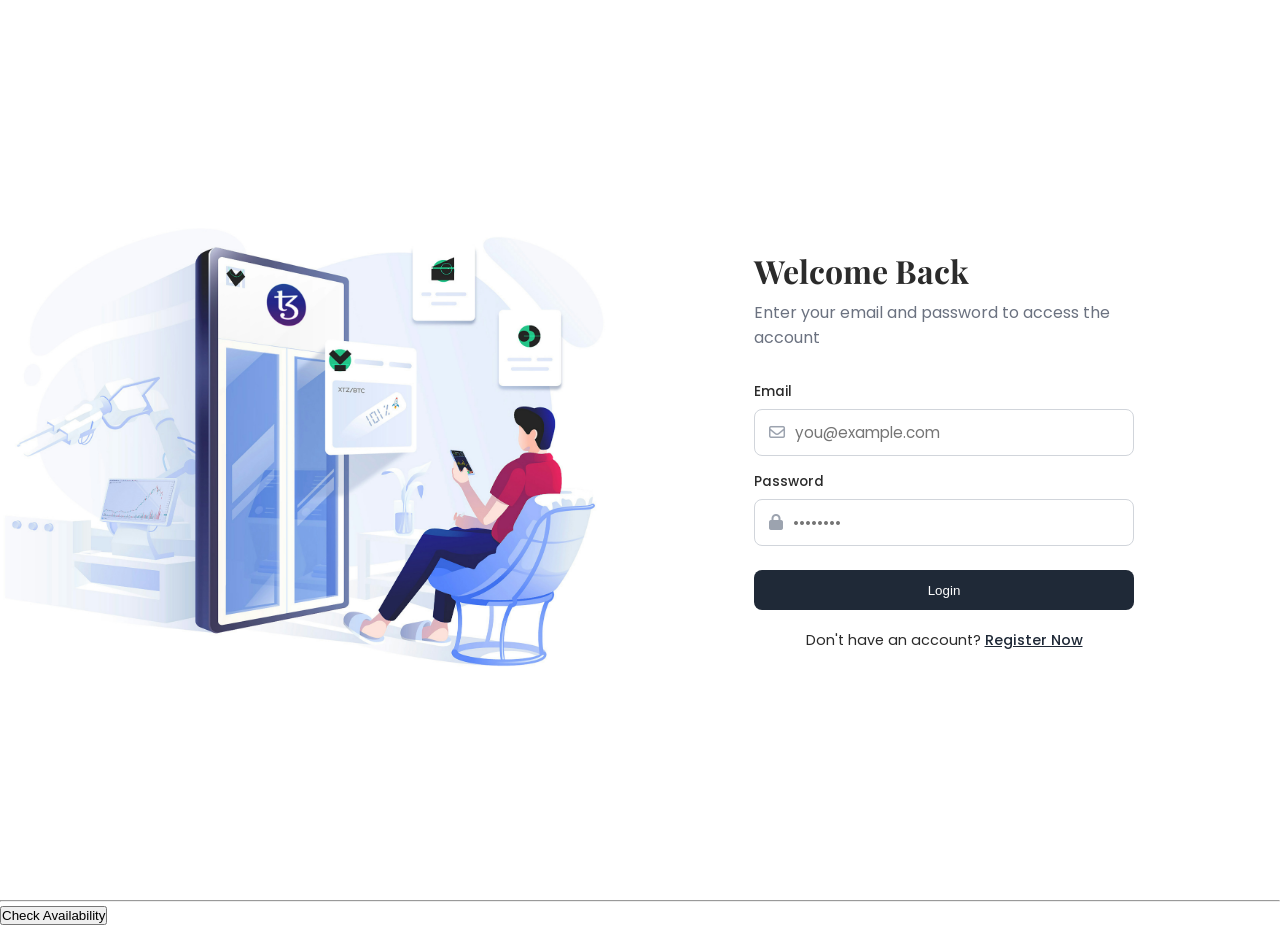
<file: ParkingSystem-frontend/index.html>
<!DOCTYPE html>
<html>
<head>
  <title>Parking System - Login</title>
  <link rel="stylesheet" href="https://cdnjs.cloudflare.com/ajax/libs/font-awesome/6.5.1/css/all.min.css">
  <link href="https://fonts.googleapis.com/css2?family=Playfair+Display:wght@600;700&family=Poppins:wght@400;500&display=swap" rel="stylesheet">
  <link rel="stylesheet" href="base.css">
  <link rel="stylesheet" href="auth.css">
</head>
<body>
  <div class="auth-page">
    <div class="auth-image">
      <img src="parking-illustration.jpg" alt="Parking" />
    </div>
    <div class="auth-form-side">
      <div class="auth-card">
        <h1>Welcome Back</h1>
        <p class="subtext">Enter your email and password to access the account</p>

        <form id="loginForm">
          <label for="email">Email</label>
          <div class="input-wrap">
            <i class="fa-regular fa-envelope"></i>
            <input type="email" id="email" placeholder="you@example.com" required />
          </div>

          <label for="password">Password</label>
          <div class="input-wrap">
            <i class="fa-solid fa-lock"></i>
            <input type="password" id="password" placeholder="••••••••" required />
          </div>

          <button type="submit">Login</button>
        </form>

        <p id="loginMessage"></p>
        <p class="switch-link">Don't have an account? <a href="register.html">Register Now</a></p>
      </div>
    </div>
  </div>

  <hr />
  <button id="checkAvailability">Check Availability</button>
  <p id="availabilityResult"></p>

  <script src="js/shared.js"></script>
    <script src="js/auth.js"></script>
</body>
</html>
</file>
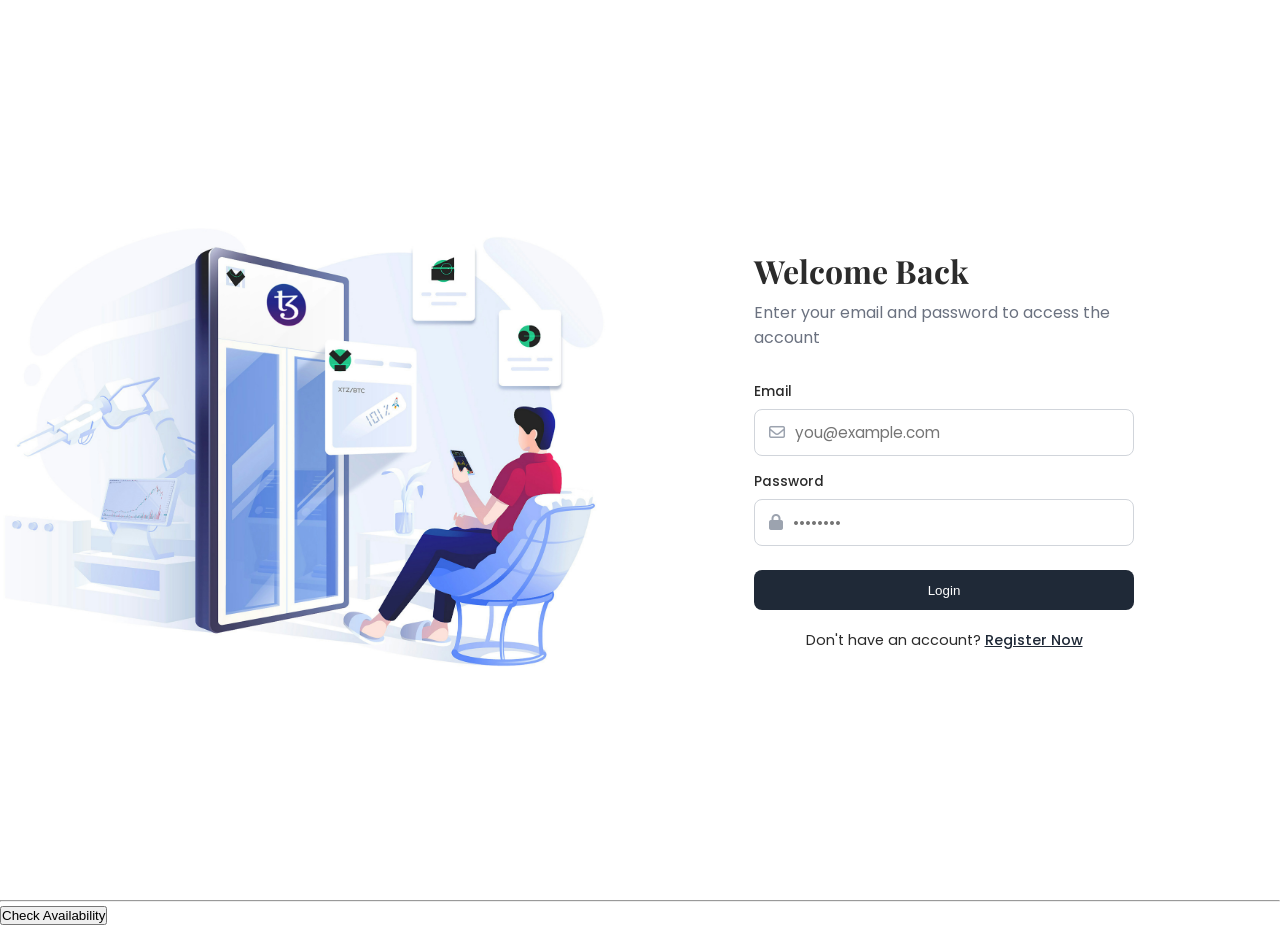
<file: ParkingSystem-frontend/dashboard.html>
<!DOCTYPE html>
<html>
<head>
  <title>Parking System - Dashboard</title>
  <script>
    if (!sessionStorage.getItem("token")) {
      window.location.href = "index.html";
    }
  </script>
  <link rel="stylesheet" href="https://cdnjs.cloudflare.com/ajax/libs/font-awesome/6.5.1/css/all.min.css">
  <link href="https://fonts.googleapis.com/css2?family=Playfair+Display:wght@600;700&family=Poppins:wght@400;500;600&display=swap" rel="stylesheet">
  <link rel="stylesheet" href="base.css">
  <link rel="stylesheet" href="dashboard.css">
</head>

<body>
  <div class="app-shell">
    <aside class="sidebar">
      <div class="sidebar-brand">
        <i class="fa-solid fa-square-parking"></i>
        <div>
          <div class="brand-name">ParkEase</div>
          <div class="brand-sub">Admin Portal</div>
        </div>
      </div>

      <nav class="sidebar-nav">
        <a href="dashboard.html" class="nav-item active"><i class="fa-solid fa-gauge"></i> Dashboard</a>
        <a href="#" class="nav-item"><i class="fa-solid fa-ticket"></i> Issue Ticket</a>
        <a href="#" class="nav-item"><i class="fa-solid fa-right-from-bracket"></i> Exit & Payment</a>
      </nav>

      <div class="sidebar-footer">
        <div class="profile-box">
          <i class="fa-solid fa-circle-user"></i>
          <div>
            <div class="profile-email" id="profileEmail">—</div>
            <div class="profile-role" id="profileRole">—</div>
          </div>
        </div>
        <button id="logout" class="logout-btn"><i class="fa-solid fa-right-from-bracket"></i> Logout</button>
      </div>
    </aside>

    <main class="content-area">
      <section class="welcome-banner">
        <h1>Keep things moving</h1>
        <p>Welcome back, <span id="welcomeUser">—</span>. Issue tickets, process exits, and track live availability — all in one place.</p>
      </section>

      <section class="availability-overview">
        <div class="section-header">
          <h2>Space Availability</h2>
          <button id="checkAvailability" class="refresh-btn"><i class="fa-solid fa-arrows-rotate"></i> Refresh</button>
        </div>
        <div class="stat-grid" id="statGrid"></div>
      </section>

      <section id="adminControls" class="admin-grid" style="display: none;">
        <div class="panel">
          <h2><i class="fa-solid fa-ticket"></i> Issue Ticket</h2>
          <label>Vehicle Number</label>
          <div class="input-wrap">
            <i class="fa-solid fa-hashtag"></i>
            <input type="text" id="vehicleNumber" placeholder="e.g. ABC-123" />
          </div>
          <label>Vehicle Type</label>
          <select id="vehicleType">
            <option value="Car">Car</option>
            <option value="Bike">Bike</option>
            <option value="Truck">Truck</option>
          </select>
          <button id="issueTicket" class="primary-btn">Issue Ticket</button>
          <div id="issuedTicket" class="panel-result"></div>
        </div>

        <div class="panel">
          <h2><i class="fa-solid fa-right-from-bracket"></i> Exit & Payment</h2>
          <label>Ticket ID</label>
          <div class="input-wrap">
            <i class="fa-solid fa-ticket"></i>
            <input type="number" id="exitTicketId" placeholder="e.g. 7" />
          </div>
          <button id="calculateExit" class="primary-btn">Calculate Exit Fee</button>
          <div id="exitResult" class="panel-result"></div>

          <div id="paymentSection" class="payment-row" style="display: none;">
            <div class="payment-select-wrap">
              <label>Payment Method</label>
              <select id="paymentMethod">
                <option value="Cash">Cash</option>
                <option value="Card">Card</option>
                <option value="JazzCash">JazzCash</option>
              </select>
            </div>
            <button id="confirmPayment" class="primary-btn">Confirm Payment</button>
          </div>
          <div id="paymentResult" class="panel-result"></div>
        </div>
      </section>
    </main>
  </div>

  <div id="printTicket" class="print-only"></div>

  <script src="js/shared.js"></script>
  <script src="js/parking.js"></script>
</body>
</html>
</file>
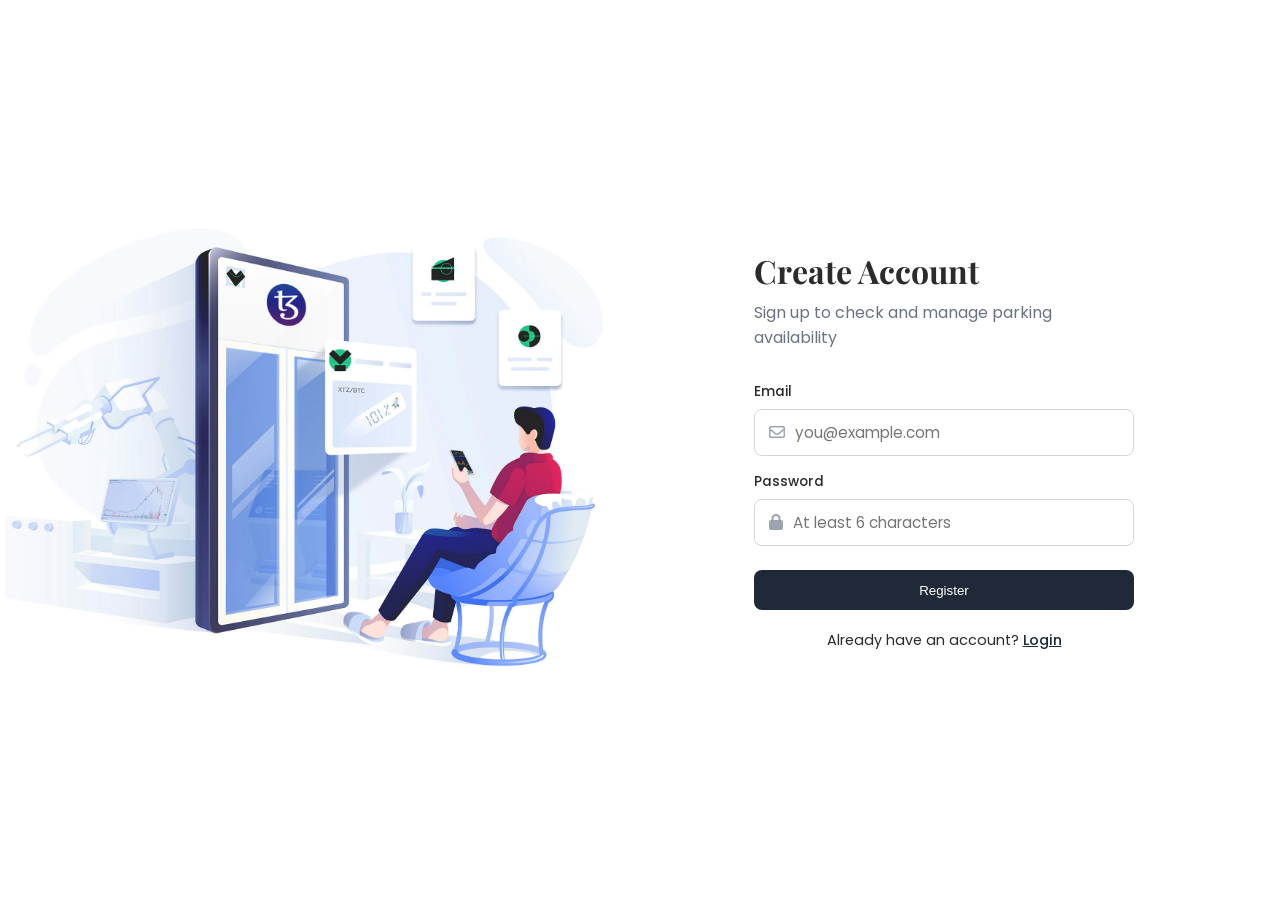
<file: ParkingSystem-frontend/register.html>
<!DOCTYPE html>
<html>
<head>
  <title>Parking System - Register</title>
  <link rel="stylesheet" href="https://cdnjs.cloudflare.com/ajax/libs/font-awesome/6.5.1/css/all.min.css">
  <link href="https://fonts.googleapis.com/css2?family=Playfair+Display:wght@600;700&family=Poppins:wght@400;500&display=swap" rel="stylesheet">
  <link rel="stylesheet" href="base.css">
  <link rel="stylesheet" href="auth.css">
</head>
<body>
  <div class="auth-page">

    <div class="auth-image">
      <img src="parking-illustration.jpg" alt="Parking" />
    </div>

    <div class="auth-form-side">
      <div class="auth-card">
        <h1>Create Account</h1>
        <p class="subtext">Sign up to check and manage parking availability</p>

        <form id="registerForm">
          <label for="email">Email</label>
          <div class="input-wrap">
            <i class="fa-regular fa-envelope"></i>
            <input type="email" id="email" placeholder="you@example.com" required />
          </div>

          <label for="password">Password</label>
          <div class="input-wrap">
            <i class="fa-solid fa-lock"></i>
            <input type="password" id="password" placeholder="At least 6 characters" required minlength="6" />
          </div>

          <button type="submit">Register</button>
        </form>

        <p id="registerMessage"></p>
        <p class="switch-link">Already have an account? <a href="index.html">Login</a></p>
      </div>
    </div>
  </div>

  <script src="js/shared.js"></script>
  <script src="js/auth.js"></script>
</body>
</html>
</file>
<file: ParkingSystem-frontend/base.css>
* { box-sizing: border-box; margin: 0; padding: 0; }

html, body { height: 100%; }

body {
  font-family: 'Poppins', sans-serif;
  color: #2b2b2b;
}

.input-wrap {
  display: flex;
  align-items: center;
  border: 1px solid #d1d5db;
  border-radius: 8px;
  padding: 0.7rem 0.9rem;
}

.input-wrap i {
  color: #9ca3af;
  margin-right: 0.6rem;
}

.input-wrap input {
  border: none;
  outline: none;
  flex: 1;
  font-family: 'Poppins', sans-serif;
  font-size: 0.95rem;
}
</file>
<file: ParkingSystem-frontend/auth.css>
.auth-page {
  display: flex;
  min-height: 100vh;
}

.auth-image {
  flex: 1;
  background: #1f2937;
}

.auth-image img {
  width: 100%;
  height: 100%;
  object-fit: contain;
  background: white;
}

.auth-form-side {
  flex: 1;
  display: flex;
  align-items: center;
  justify-content: center;
  padding: 2rem;
}

.auth-card {
  width: 100%;
  max-width: 380px;
}

.auth-card h1 {
  font-family: 'Playfair Display', serif;
  font-size: 2rem;
  margin-bottom: 0.5rem;
}

.subtext {
  color: #6b7280;
  margin-bottom: 2rem;
}

label {
  display: block;
  font-size: 0.85rem;
  font-weight: 500;
  margin-bottom: 0.4rem;
  margin-top: 1rem;
}

button[type="submit"] {
  width: 100%;
  margin-top: 1.5rem;
  padding: 0.8rem;
  background: #1f2937;
  color: white;
  border: none;
  border-radius: 8px;
  font-weight: 500;
  cursor: pointer;
}

button[type="submit"]:hover {
  background: #111827;
}

.switch-link {
  margin-top: 1.2rem;
  font-size: 0.9rem;
  text-align: center;
}

.switch-link a {
  color: #1f2937;
  font-weight: 500;
}
</file>
<file: ParkingSystem-frontend/dashboard.css>
body { background: #f4f5f7; }

.logout-btn {
  background: rgba(255,255,255,0.1);
  border: 1px solid rgba(255,255,255,0.2);
  color: white;
  padding: 0.5rem 1rem;
  border-radius: 6px;
  font-family: 'Poppins', sans-serif;
  font-size: 0.85rem;
  cursor: pointer;
}
.logout-btn:hover { background: rgba(255,255,255,0.18); }

.section-header {
  display: flex;
  justify-content: space-between;
  align-items: center;
  margin-bottom: 1.2rem;
}

.section-header h1 {
  font-family: 'Playfair Display', serif;
  font-size: 1.5rem;
}

.refresh-btn {
  background: white;
  border: 1px solid #d1d5db;
  padding: 0.5rem 1rem;
  border-radius: 8px;
  font-family: 'Poppins', sans-serif;
  font-size: 0.85rem;
  cursor: pointer;
  color: #374151;
}
.refresh-btn:hover { background: #f9fafb; }

.stat-grid {
  display: grid;
  grid-template-columns: repeat(auto-fit, minmax(180px, 1fr));
  gap: 1rem;
}

.stat-card {
  background: white;
  border-radius: 14px;
  padding: 1.6rem;
  box-shadow: 0 2px 10px rgba(0,0,0,0.05);
  text-align: center;
}

.stat-card i {
  font-size: 1.4rem;
  color: #1f2937;
  margin-bottom: 0.6rem;
}

.stat-numbers { display: flex; justify-content: center; align-items: baseline; gap: 0.2rem; }

.stat-available {
  font-family: 'Playfair Display', serif;
  font-size: 2.2rem;
  font-weight: 700;
  color: #1f2937;
}

.stat-divider { color: #9ca3af; font-size: 1.3rem; }

.stat-total { font-size: 1.3rem; color: #9ca3af; }

.stat-label {
  margin-top: 0.4rem;
  font-size: 0.85rem;
  color: #6b7280;
  text-transform: uppercase;
  letter-spacing: 0.04em;
}

.admin-grid {
  display: grid;
  grid-template-columns: repeat(auto-fit, minmax(300px, 1fr));
  gap: 1.5rem;
}

.panel {
  background: white;
  border-radius: 14px;
  padding: 1.8rem;
  box-shadow: 0 2px 10px rgba(0,0,0,0.05);
}

.panel h2 {
  font-family: 'Playfair Display', serif;
  font-size: 1.15rem;
  margin-bottom: 1.2rem;
}

.panel h2 i { margin-right: 0.4rem; color: #6b7280; }

.panel label {
  display: block;
  font-size: 0.8rem;
  font-weight: 600;
  color: #374151;
  margin-bottom: 0.4rem;
  margin-top: 0.9rem;
}

.panel label:first-of-type { margin-top: 0; }

.panel select {
  width: 100%;
  padding: 0.7rem 0.9rem;
  border: 1px solid #d1d5db;
  border-radius: 8px;
  font-family: 'Poppins', sans-serif;
  font-size: 0.9rem;
  background: white;
}

.panel .primary-btn, .panel .secondary-btn {
  width: 100%;
  margin-top: 1.2rem;
}

.panel .payment-row .primary-btn {
  width: auto;
  margin-top: 0;
}

.primary-btn, .secondary-btn {
  padding: 0.75rem 1.2rem;
  border: none;
  border-radius: 8px;
  font-family: 'Poppins', sans-serif;
  font-weight: 500;
  font-size: 0.9rem;
  cursor: pointer;
}
.primary-btn { background: #1f2937; color: white; }
.primary-btn:hover { background: #111827; }
.secondary-btn { background: #eef2f7; color: #1f2937; }
.secondary-btn:hover { background: #e2e8f0; }

.payment-row {
  display: flex;
  gap: 0.6rem;
  margin-top: 1rem;
  align-items: flex-end;
}

.payment-select-wrap {
  flex: 1;
  min-width: 140px;
}

.payment-select-wrap label {
  display: block;
  font-size: 0.8rem;
  font-weight: 600;
  color: #374151;
  margin-bottom: 0.4rem;
}

.payment-row select {
  width: 100%;
  margin: 0;
}

.payment-row button {
  margin: 0;
  flex-shrink: 0;
}

.panel-result { margin-top: 1rem; font-size: 0.9rem; }
.panel-result p { margin: 0; }

.success-text { color: #16a34a; font-weight: 500; }
.error-text { color: #dc2626; font-weight: 500; }

.print-only { display: none; }
@media print {
  body > *:not(.print-only) { display: none !important; }
  .print-only {
    display: block !important;
    padding: 2rem;
    font-family: 'Poppins', sans-serif;
  }
}

.app-shell {
  display: flex;
  height: 100vh;
}

.sidebar {
  width: 240px;
  flex-shrink: 0;
  background: #1f2937;
  color: white;
  display: flex;
  flex-direction: column;
  padding: 1.5rem 1.2rem;
  overflow-y: auto;
}

.sidebar-brand {
  display: flex;
  align-items: center;
  gap: 0.7rem;
  margin-bottom: 2rem;
}

.sidebar-brand i { font-size: 1.4rem; }

.brand-name {
  font-family: 'Playfair Display', serif;
  font-size: 1.1rem;
}

.brand-sub {
  font-size: 0.75rem;
  color: #9ca3af;
}

.sidebar-nav {
  display: flex;
  flex-direction: column;
  gap: 0.3rem;
  flex: 1;
}

.nav-item {
  display: flex;
  align-items: center;
  gap: 0.7rem;
  padding: 0.7rem 0.8rem;
  border-radius: 8px;
  color: #d1d5db;
  text-decoration: none;
  font-size: 0.9rem;
}

.nav-item:hover { background: rgba(255,255,255,0.06); }
.nav-item.active { background: rgba(255,255,255,0.1); color: white; }

.sidebar-footer {
  border-top: 1px solid rgba(255,255,255,0.1);
  padding-top: 1rem;
  margin-top: 1rem;
}

.profile-box {
  display: flex;
  align-items: center;
  gap: 0.6rem;
  margin-bottom: 0.8rem;
}

.profile-box i { font-size: 1.6rem; color: #9ca3af; }
.profile-email { font-size: 0.85rem; }
.profile-role { font-size: 0.75rem; color: #9ca3af; }

.sidebar-footer .logout-btn {
  width: 100%;
  justify-content: center;
  display: flex;
  align-items: center;
  gap: 0.5rem;
}

.content-area {
  flex: 1;
  overflow-y: auto;
  padding: 2rem 2.5rem;
  display: flex;
  flex-direction: column;
  gap: 2rem;
}

.welcome-banner {
  background: #127536;
  border-radius: 16px;
  padding: 1.8rem 2rem;
}

.welcome-banner h1 {
  font-family: 'Playfair Display', serif;
  font-size: 1.6rem;
  color: white;
}

.welcome-banner p {
  margin-top: 0.4rem;
  color: #d1fae5;
  font-size: 0.95rem;
}

.stat-green { background: #e7f8ee; }
.stat-green i, .stat-green .stat-available, .stat-green .stat-total { color: #16a34a; }

.stat-purple { background: #f1edfb; }
.stat-purple i, .stat-purple .stat-available, .stat-purple .stat-total { color: #7c3aed; }

.stat-orange { background: #fdf0e3; }
.stat-orange i, .stat-orange .stat-available, .stat-orange .stat-total { color: #ea580c; }

.ticket-card {
  margin-top: 1rem;
  border: 1px dashed #d1d5db;
  border-radius: 12px;
  padding: 1.2rem;
  background: #fafafa;
}

.ticket-card-header {
  display: flex;
  align-items: center;
  gap: 0.5rem;
  font-weight: 600;
  font-size: 1rem;
  margin-bottom: 0.8rem;
  color: #1f2937;
}

.ticket-card-body {
  display: flex;
  flex-direction: column;
  gap: 0.5rem;
  margin-bottom: 1rem;
}

.ticket-row {
  display: flex;
  justify-content: space-between;
  font-size: 0.9rem;
}

.ticket-label { color: #6b7280; }
.ticket-value { font-weight: 500; color: #1f2937; }

.ticket-card .secondary-btn {
  width: 100%;
}
</file>
